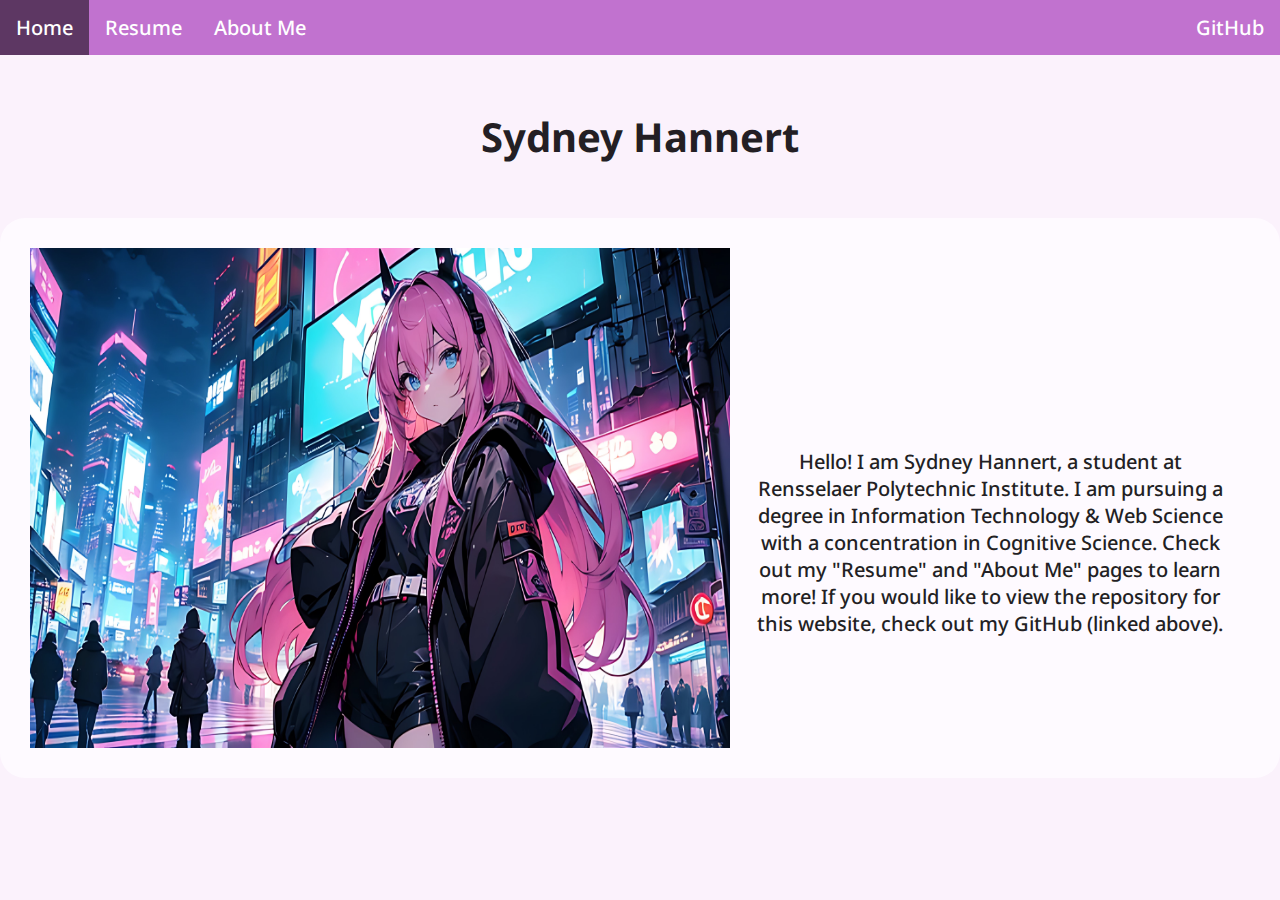
<file: index.html>
<html lang="en">
<head>
	<meta charset="UTF-8">
	<meta name="viewport" content="width=device-width, initial-scale=1.0">
	<link rel="stylesheet" type="text/css" href="style.css"/>
	<link rel="preconnect" href="https://fonts.googleapis.com">
	<link rel="preconnect" href="https://fonts.gstatic.com" crossorigin>
	<link href="https://fonts.googleapis.com/css2?family=Noto+Sans:ital,wght@0,100..900;1,100..900&family=Signika:wght@300..700&display=swap" rel="stylesheet">
	<title>Sydney Hannert</title>
</head>
<body>
	<ul>
		<li><a href="index.html" class="active">Home</a></li>
		<li><a href="resume.html">Resume</a></li>
		<li><a href="hobbies.html">About Me</a></li>
		<li style="float:right"><a href="https://github.com/hannes2rpi/cool-website">GitHub</a></li>
	</ul>
	<div class="content">
		<br><h1>Sydney Hannert</h1><br>
		<div class="boxes">
			<img src="img/pfp.jpeg" width=700 height=500 alt="image of Sydney Hannert">
			<p class="box-text">Hello! I am Sydney Hannert, a student at Rensselaer Polytechnic Institute. I am pursuing a degree in Information Technology & Web Science with a concentration in Cognitive Science. Check out my "Resume" and "About Me" pages to learn more! If you would like to view the repository for this website, check out my GitHub (linked above).</p>
		</div>
	</div>
</body>
</html>
</file>
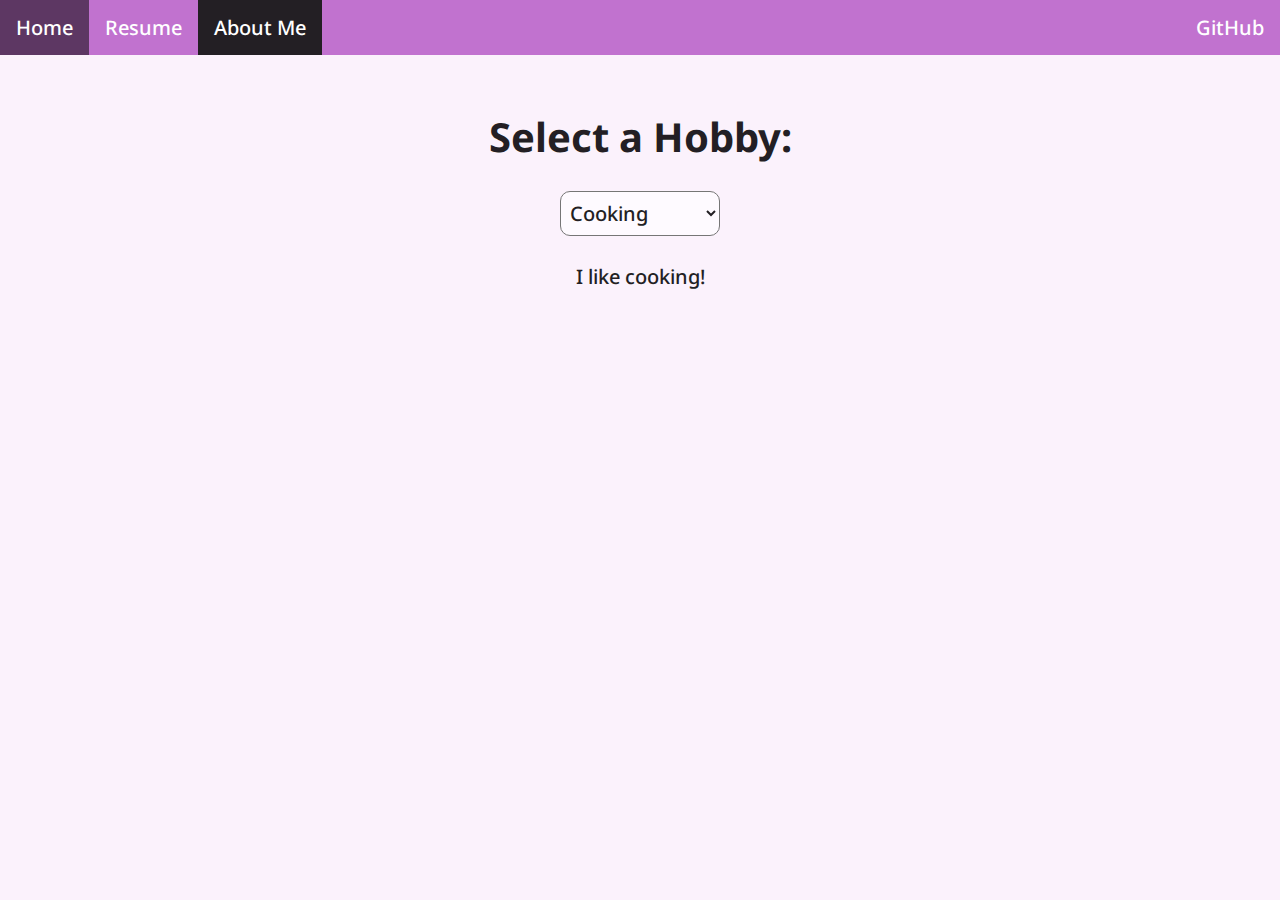
<file: hobbies.html>
<html lang="en">
<head>
	<meta charset="UTF-8">
	<meta name="viewport" content="width=device-width, initial-scale=1.0">
	<link rel="stylesheet" type="text/css" href="style.css"/>
	<script src="scripts.js"></script>	
	<link rel="preconnect" href="https://fonts.googleapis.com">
	<link rel="preconnect" href="https://fonts.gstatic.com" crossorigin>
	<link href="https://fonts.googleapis.com/css2?family=Noto+Sans:ital,wght@0,100..900;1,100..900&family=Signika:wght@300..700&display=swap" rel="stylesheet">
	<title>Sydney Hannert</title>
</head>
<body>
	<ul>
		<li><a href="index.html">Home</a></li>
		<li><a href="resume.html">Resume</a></li>
		<li><a href="hobbies.html" class="active">About Me</a></li>
		<li style="float:right"><a href="https://github.com/hannes2rpi/cool-website">GitHub</a></li>
	</ul>
	<div class="content">
		<br><h1><label for="hobbies">Select a Hobby:</label></h1>
		<select name="hobbies" class="hobbies" id="hobbies">
			<option value="cooking">Cooking</option>
		  	<option value="gaming">Gaming</option>
		  	<option value="security">Security</option>
		</select>
	</div><br>
	<div class="content" id="response">I like cooking!</div>
</body>
</html>
</file>
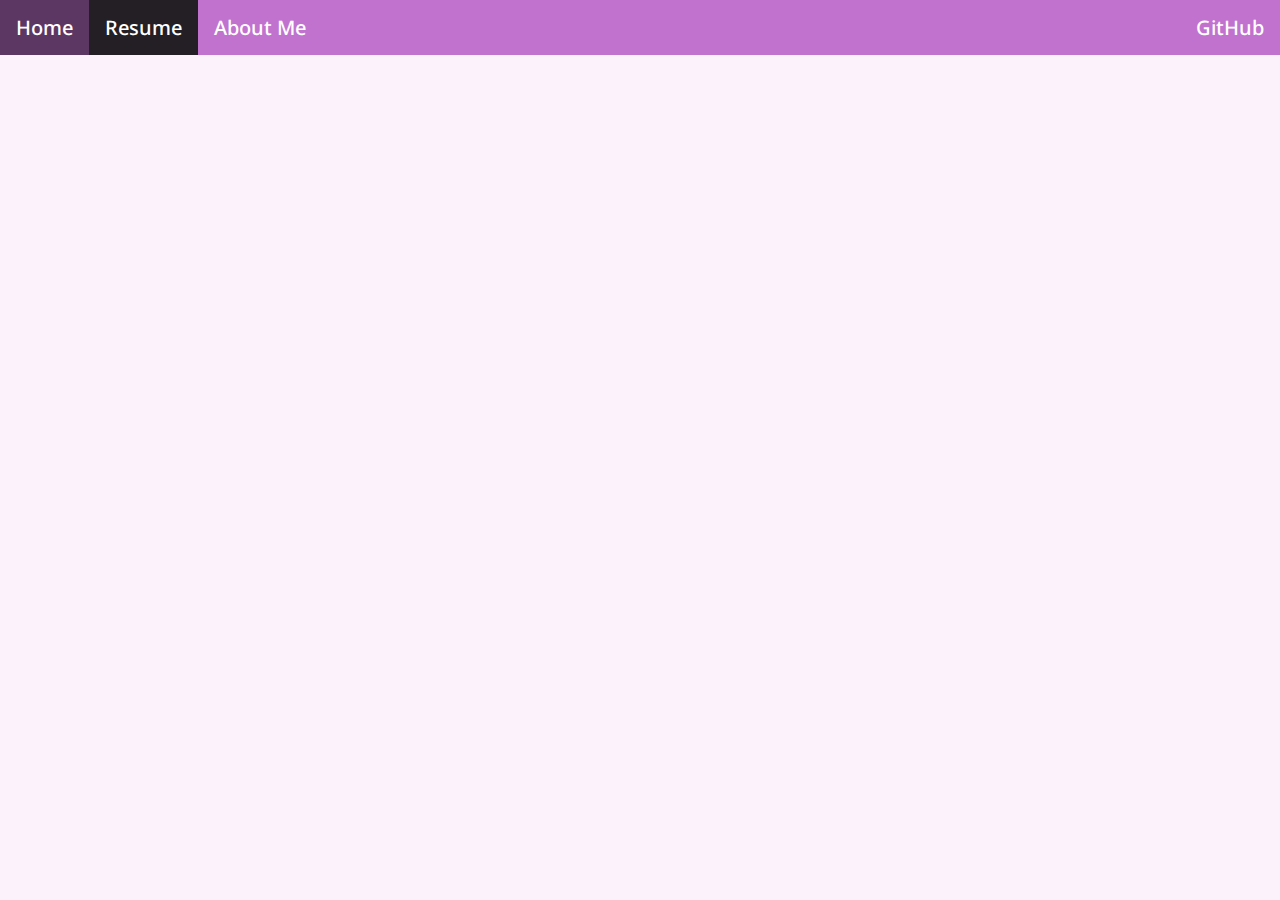
<file: resume.html>
<html lang="en">
<head>
	<meta charset="UTF-8">
	<meta name="viewport" content="width=device-width, initial-scale=1.0">
	<link rel="stylesheet" type="text/css" href="style.css"/>
	<link rel="preconnect" href="https://fonts.googleapis.com">
	<link rel="preconnect" href="https://fonts.gstatic.com" crossorigin>
	<link href="https://fonts.googleapis.com/css2?family=Noto+Sans:ital,wght@0,100..900;1,100..900&family=Signika:wght@300..700&display=swap" rel="stylesheet">
	<title>Sydney Hannert</title>
</head>
<body>
	<ul>
		<li><a href="index.html">Home</a></li>
		<li><a href="resume.html" class="active">Resume</a></li>
		<li><a href="hobbies.html">About Me</a></li>
		<li style="float:right"><a href="https://github.com/hannes2rpi/cool-website">GitHub</a></li>
	</ul>
</body>
</html>
</file>
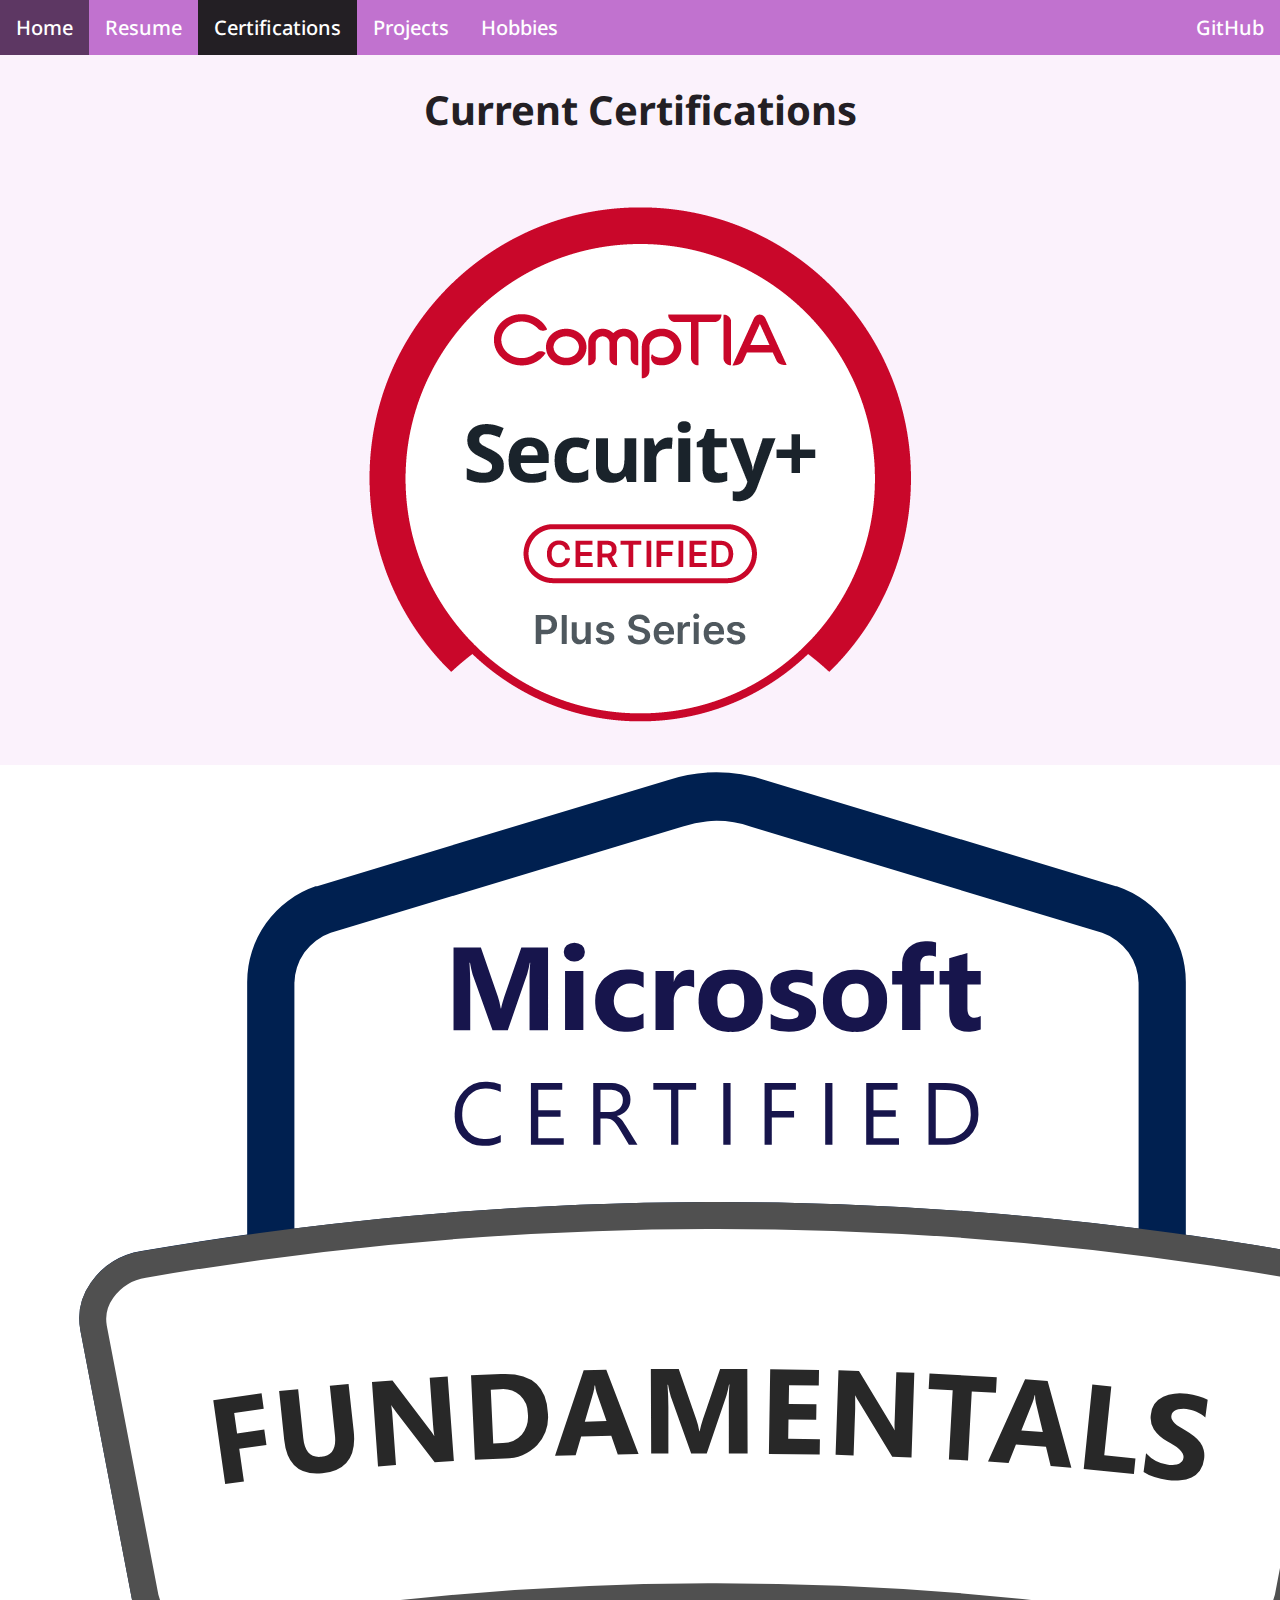
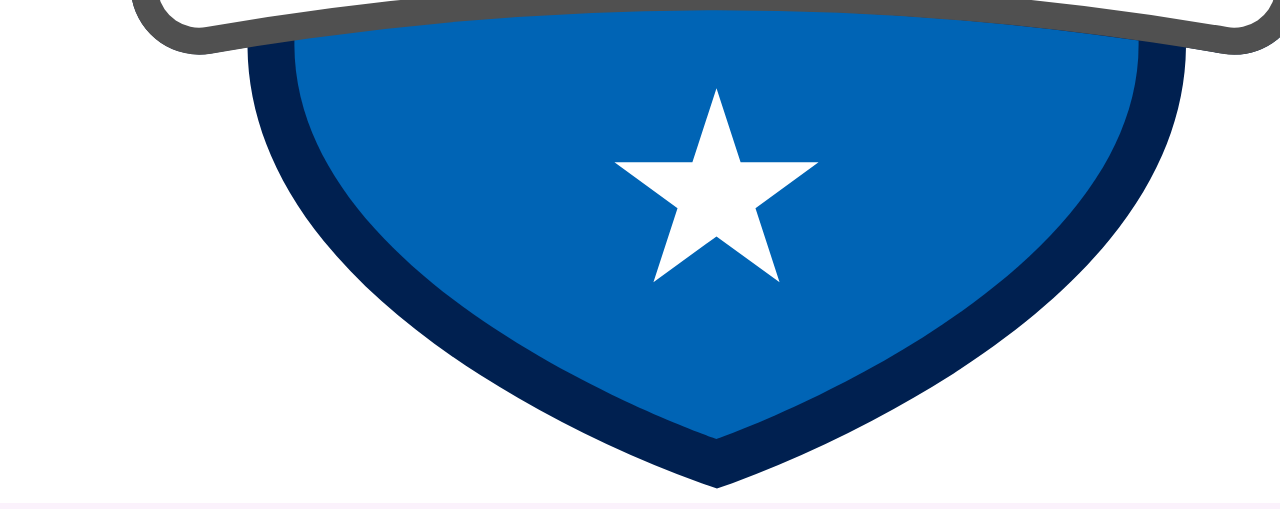
<file: pages/certs.html>
<html lang="en">
<head>
	<meta charset="UTF-8">
	<meta name="viewport" content="width=device-width, initial-scale=1.0">
	<link rel="stylesheet" type="text/css" href="../style.css"/>
	<link rel="preconnect" href="https://fonts.googleapis.com">
	<link rel="preconnect" href="https://fonts.gstatic.com" crossorigin>
	<link href="https://fonts.googleapis.com/css2?family=Noto+Sans:ital,wght@0,100..900;1,100..900&family=Signika:wght@300..700&display=swap" rel="stylesheet">
	<title>Sydney Hannert</title>
</head>
<body>
	<ul>
		<li><a href="../index.html">Home</a></li>
		<li><a href="resume.html">Resume</a></li>
		<li><a href="certs.html" class="active">Certifications</a></li>
		<li><a href="projects.html">Projects</a></li>
		<li><a href="hobbies.html">Hobbies</a></li>
		<li style="float:right"><a href="https://github.com/hannes2rpi/cool-website">GitHub</a></li>
	</ul>
	<div class="content">
		<h1>Current Certifications</h1>
		<div class="cert_boxes">
			<div class="cert_boxes2">
				<a href="https://www.credly.com/badges/f6066f73-574d-42b2-a796-3faf0cc2eefb/public_url"><img src="../img/comptia_security.png" id="img3" alt="CompTIA Security+ Badge"></a>
			</div>
			<div class="cert_boxes2">
				<a href="https://learn.microsoft.com/api/credentials/share/en-us/Sydney-6221/13C9DE15CEA4260B?sharingId=DC7E18B8F7026ADD"><img src="../img/azure.png" id="img3" alt="Microsoft Azure AI Fundamentals Badge"></a>
			</div>
		</div>
	</div>
</body>
</html>
</file>
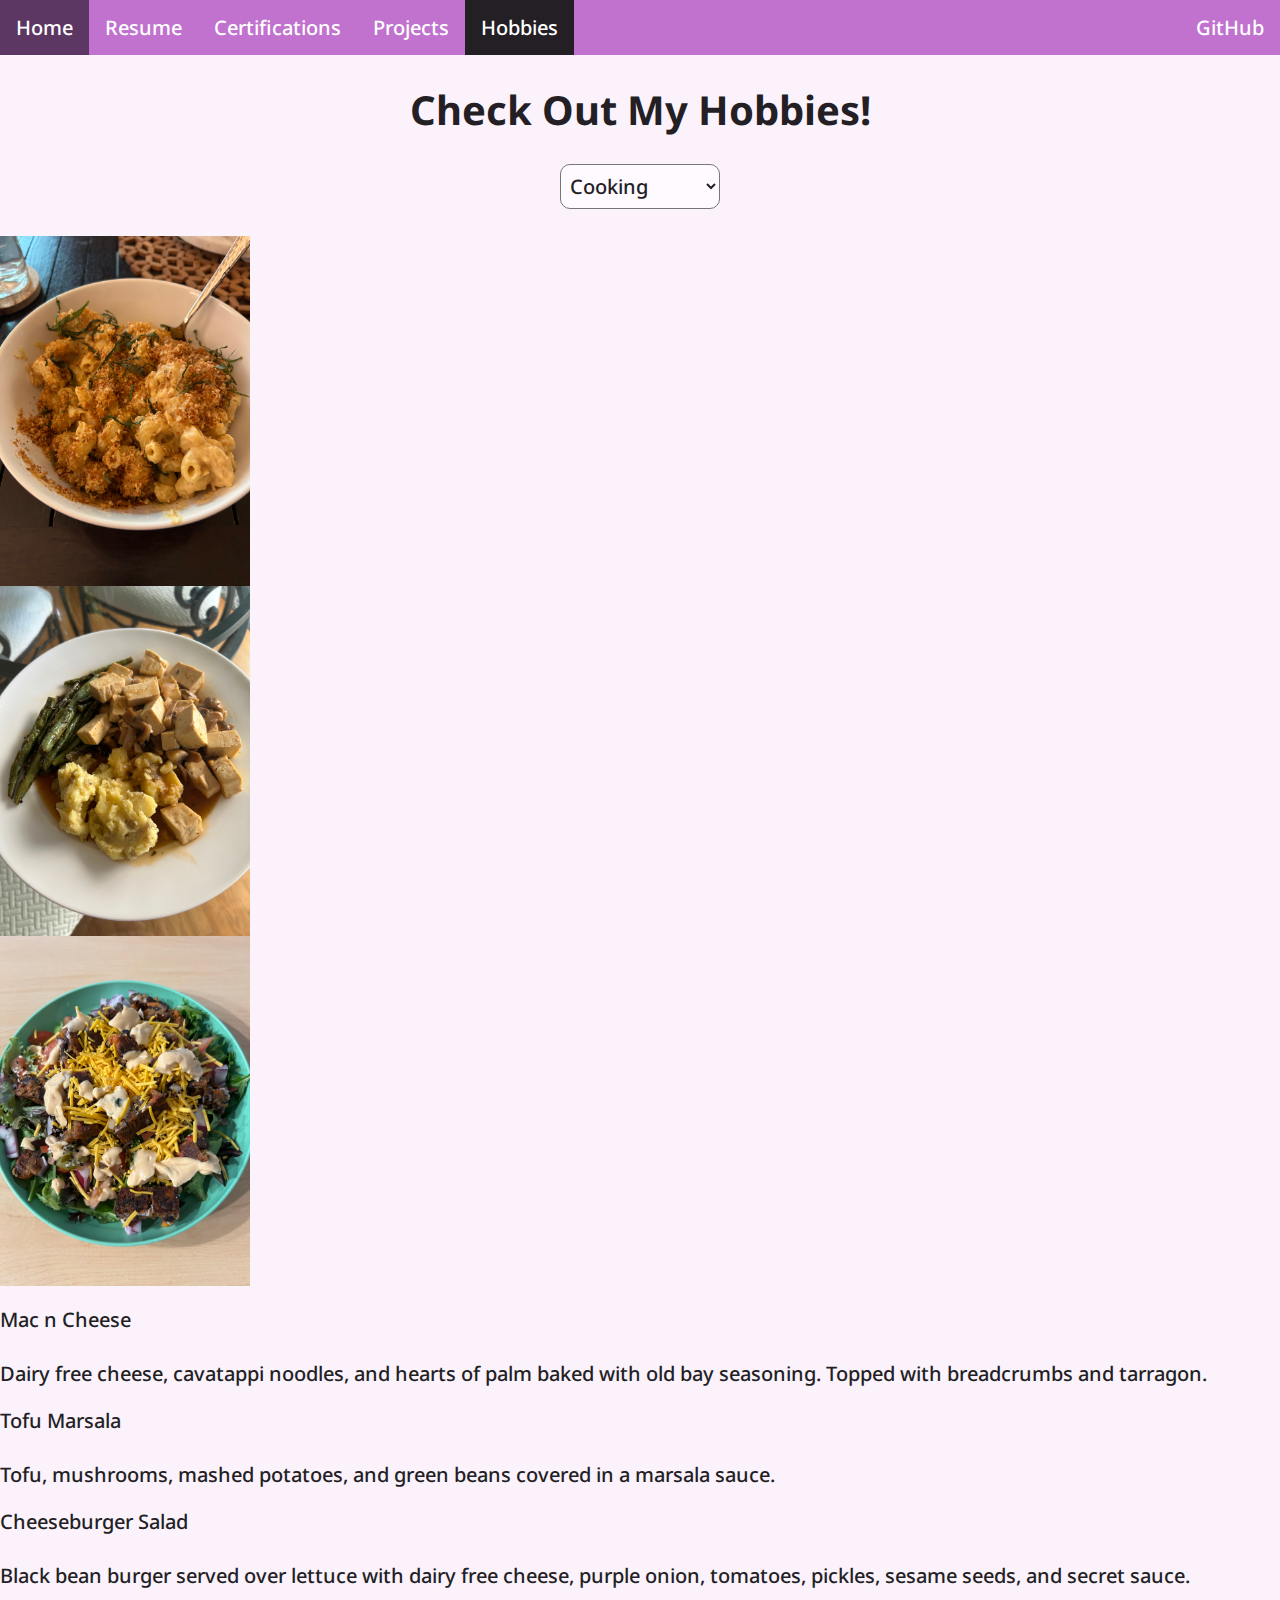
<file: pages/hobbies.html>
<html lang="en">
<head>
	<meta charset="UTF-8">
	<meta name="viewport" content="width=device-width, initial-scale=1.0">
	<link rel="stylesheet" type="text/css" href="../style.css"/>
	<script src="../scripts.js"></script>	
	<link rel="preconnect" href="https://fonts.googleapis.com">
	<link rel="preconnect" href="https://fonts.gstatic.com" crossorigin>
	<link href="https://fonts.googleapis.com/css2?family=Noto+Sans:ital,wght@0,100..900;1,100..900&family=Signika:wght@300..700&display=swap" rel="stylesheet">
	<title>Sydney Hannert</title>
</head>
<body>
	<ul>
		<li><a href="../index.html">Home</a></li>
		<li><a href="resume.html">Resume</a></li>
		<li><a href="certs.html">Certifications</a></li>
		<li><a href="projects.html">Projects</a></li>
		<li><a href="hobbies.html" class="active">Hobbies</a></li>
		<li style="float:right"><a href="https://github.com/hannes2rpi/cool-website">GitHub</a></li>
	</ul>
	<div class="content">
		<h1>Check Out My Hobbies!</h1>
		<select name="hobbies" class="hobbies" id="hobbies">
			<option value="cooking">Cooking</option>
			<option value="more">More Coming Soon!</option>
		</select>
	</div><br>
	<div class="content2" id="response">
		<div class="hobbies_boxes">
			<div class="hobbies_boxes2">
				<img src="../img/macncheese.jpeg" width=250 height=350 alt="delicious mac n cheese">
			</div>
			<div class="hobbies_boxes2">
				<img src="../img/tofu_marsala.jpeg" width=250 height=350 alt="tofu marsala including tofu, mushrooms, mashed potatoes, and green beans">
			</div>
			<div class="hobbies_boxes2">
				<img src="../img/cheeseburger_salad.jpeg" width=250 height=350 alt="cheeseburger salad featuring a black bean burger, lettuce, and toppings">
			</div>
		</div>
		<div class="hobbies_boxes_smaller">
			<div class="hobbies_boxes2_smaller">
				<p>Mac n Cheese<br></br>Dairy free cheese, cavatappi noodles, and hearts of palm baked with old bay seasoning. Topped with breadcrumbs and tarragon.</p>
			</div>
			<div class="hobbies_boxes2_smaller">
				<p>Tofu Marsala<br></br>Tofu, mushrooms, mashed potatoes, and green beans covered in a marsala sauce.</p>
			</div>
			<div class="hobbies_boxes2_smaller">
				<p>Cheeseburger Salad<br></br>Black bean burger served over lettuce with dairy free cheese, purple onion, tomatoes, pickles, sesame seeds, and secret sauce.</p>
			</div>
		</div>
	</div>
</body>
</html>
</file>
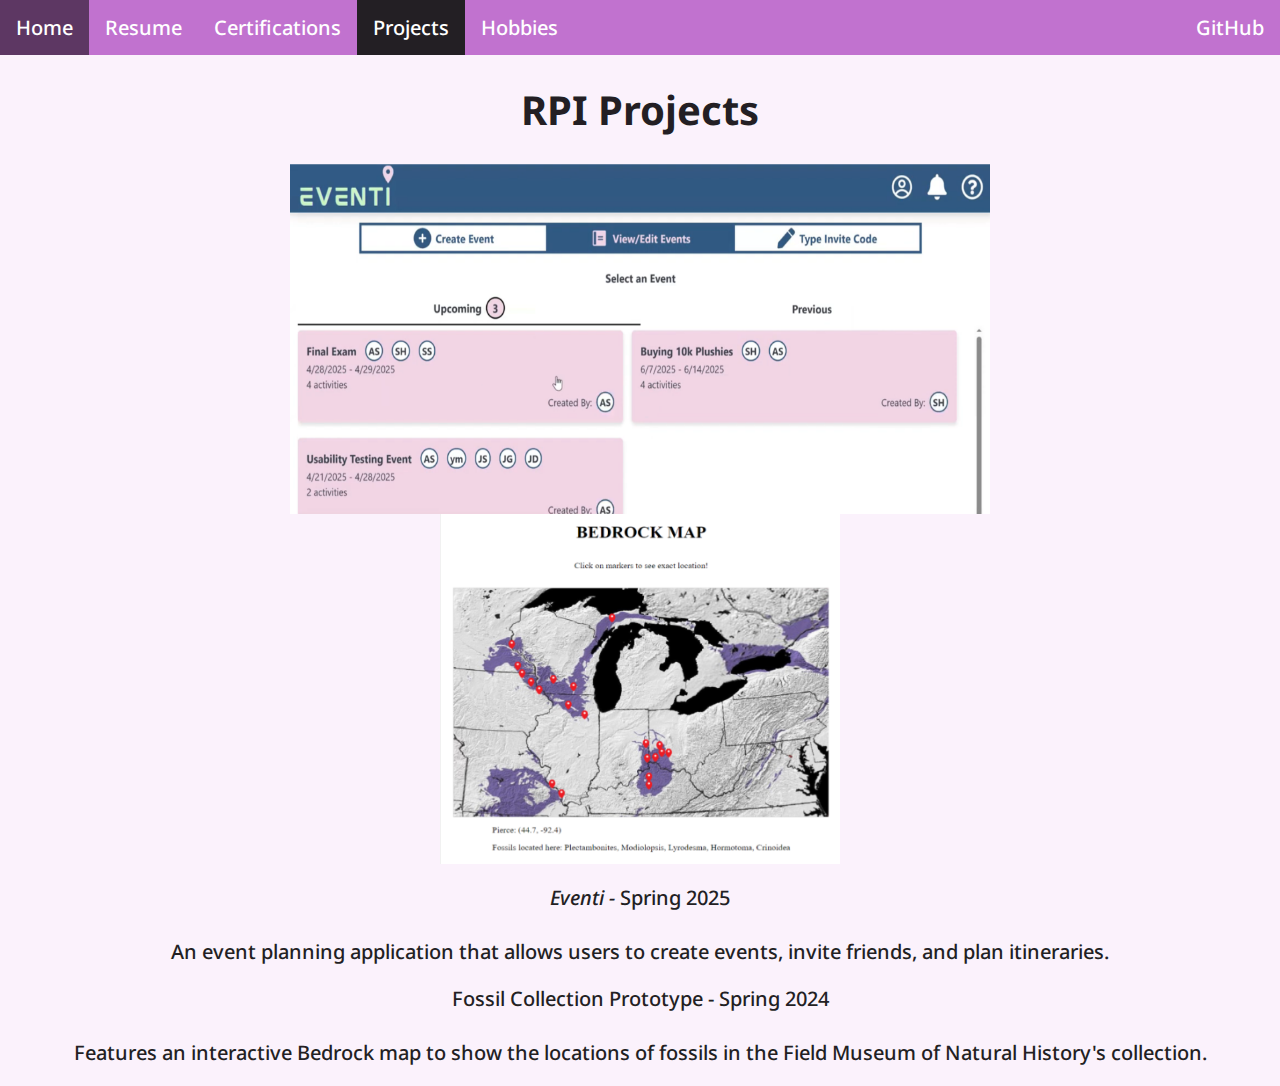
<file: pages/projects.html>
<html lang="en">
<head>
	<meta charset="UTF-8">
	<meta name="viewport" content="width=device-width, initial-scale=1.0">
	<link rel="stylesheet" type="text/css" href="../style.css"/>
	<link rel="preconnect" href="https://fonts.googleapis.com">
	<link rel="preconnect" href="https://fonts.gstatic.com" crossorigin>
	<link href="https://fonts.googleapis.com/css2?family=Noto+Sans:ital,wght@0,100..900;1,100..900&family=Signika:wght@300..700&display=swap" rel="stylesheet">
	<title>Sydney Hannert</title>
</head>
<body>
	<ul>
		<li><a href="../index.html">Home</a></li>
		<li><a href="resume.html">Resume</a></li>
		<li><a href="certs.html">Certifications</a></li>
		<li><a href="projects.html" class="active">Projects</a></li>
		<li><a href="hobbies.html">Hobbies</a></li>
		<li style="float:right"><a href="https://github.com/hannes2rpi/cool-website">GitHub</a></li>
	</ul>
	<div class="content">
		<h1>RPI Projects</h1>
		<div class="project_boxes">
			<div class="project_boxes2">
				<img src="../img/eventi.png" width=700 height=350 alt="Dashboard page of Eventi. ">
			</div>
			<div class="project_boxes2">
				<img src="../img/fossil_map.png" width=400 height=350 alt="CompTIA Security+ Badge">
			</div>
		</div>
		<div class="project_boxes_smaller">
			<div class="project_boxes2_smaller">
				<p><i>Eventi - </i>Spring 2025<br></br>An event planning application that allows users to create events, invite friends, and plan itineraries.</p>
			</div>
			<div class="project_boxes2_smaller">
				<p>Fossil Collection Prototype - Spring 2024<br></br>Features an interactive Bedrock map to show the locations of fossils in the Field Museum of Natural History's collection.</p>
			</div>
		</div>
	</div>
</body>
</html>
</file>
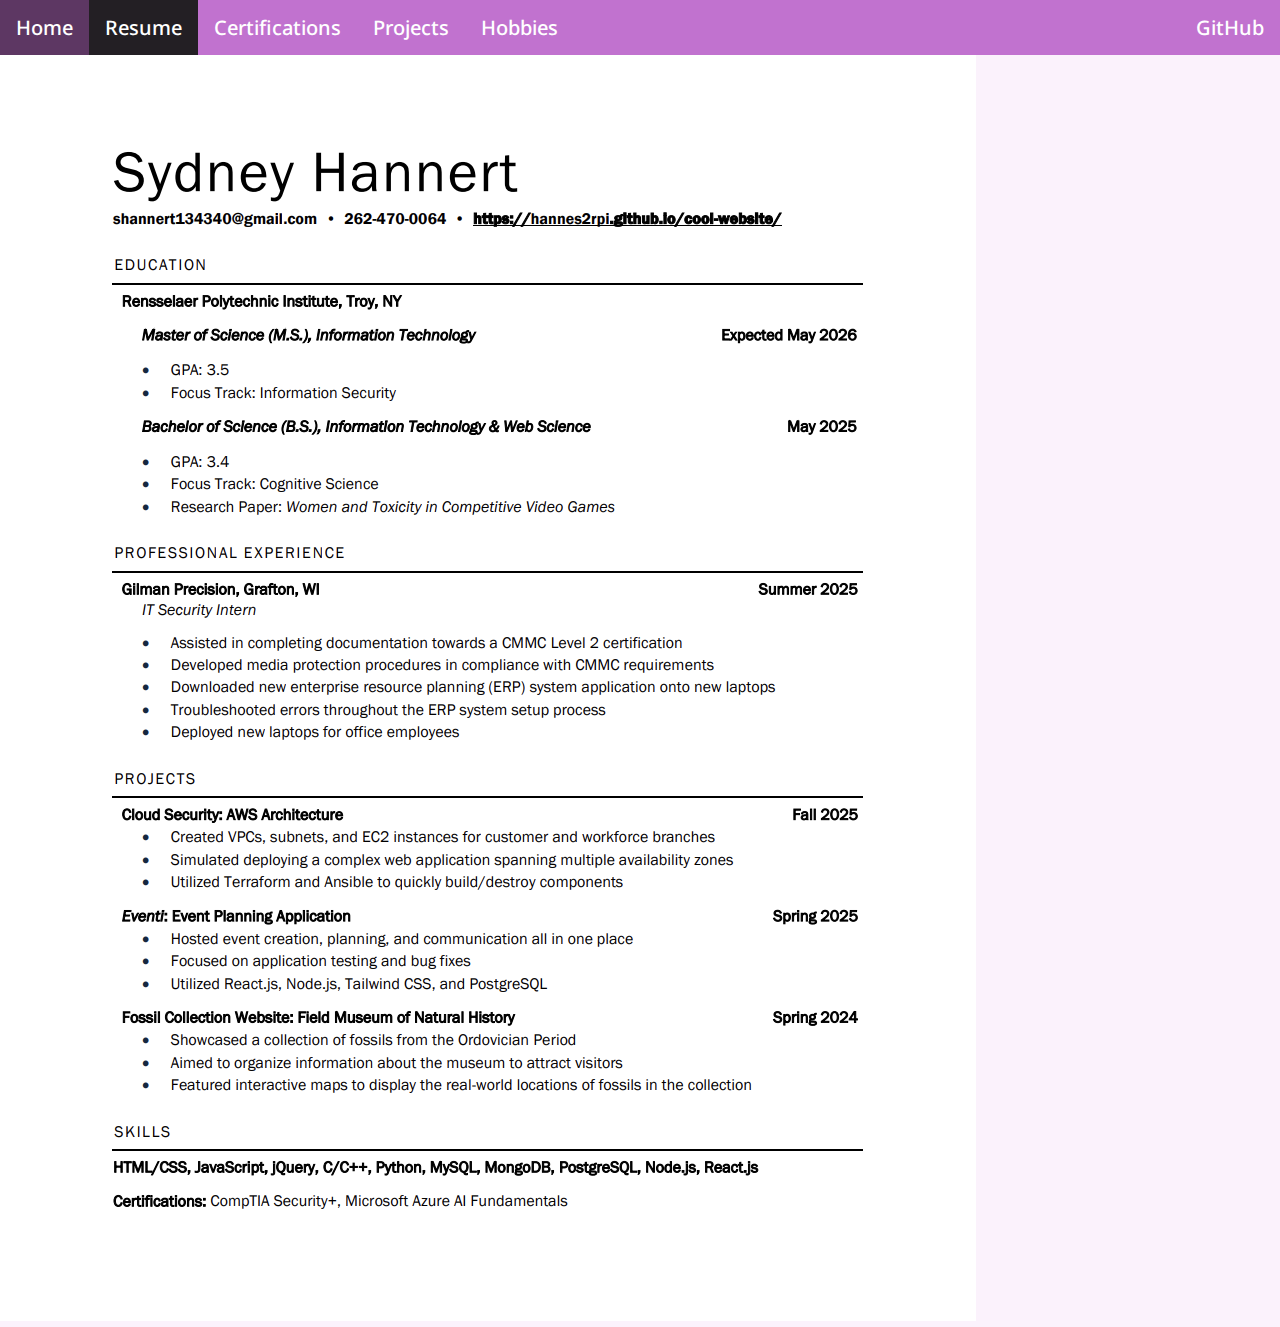
<file: pages/resume.html>
<html lang="en">
<head>
	<meta charset="UTF-8">
	<meta name="viewport" content="width=device-width, initial-scale=1.0">
	<link rel="stylesheet" type="text/css" href="../style.css"/>
	<link rel="preconnect" href="https://fonts.googleapis.com">
	<link rel="preconnect" href="https://fonts.gstatic.com" crossorigin>
	<link href="https://fonts.googleapis.com/css2?family=Noto+Sans:ital,wght@0,100..900;1,100..900&family=Signika:wght@300..700&display=swap" rel="stylesheet">
	<title>Sydney Hannert</title>
</head>
<body>
	<ul>
		<li><a href="../index.html">Home</a></li>
		<li><a href="resume.html" class="active">Resume</a></li>
		<li><a href="certs.html">Certifications</a></li>
		<li><a href="projects.html">Projects</a></li>
		<li><a href="hobbies.html">Hobbies</a></li>
		<li style="float:right"><a href="https://github.com/hannes2rpi/cool-website">GitHub</a></li>
	</ul>
	<div class="normal-center">
			<a href="sydney_hannert_resume.pdf"><img src="../img/resume.png" id="img2" alt="image of Sydney Hannert's resume"></a>
	</div>
</body>
</html>
</file>
<file: style.css>
body {
  font-family: "Noto Sans", sans-serif;
  margin: auto;
  background-color: #fbf2fc;
  color: #231f24;
  font-size: 20;
  font-weight: 500;
}

ul {
  list-style-type: none;
  margin: 0;
  padding: 0;
  overflow: hidden;
  background-color: #c172cf;
  color: #000000;
}

li {
  float: left;
}

li a {
  display: block;
  color: white;
  text-align: center;
  padding: 14px 16px;
  text-decoration: none;
}

li a:hover {
  background-color: #5d3763;
}

.active {
  background-color: #231f24;
}

.content {
  text-align: center;
}

.boxes {
  display: flex;
  padding: 30px;
  height: 500px;
  background-color: #fefaff;
  border-radius: 25px;
}

.box-text {
  padding: 25px;
  padding-top: 180px;
}

.hobbies {
  font-family: "Noto Sans", sans-serif;
  color: #231f24;
  font-size: 20;
  font-weight: 500;
  width: 160px;
  height: 45px;
  padding: 5px;
  border-radius: 10px;
  background-color: #fefaff;
}
</file>
